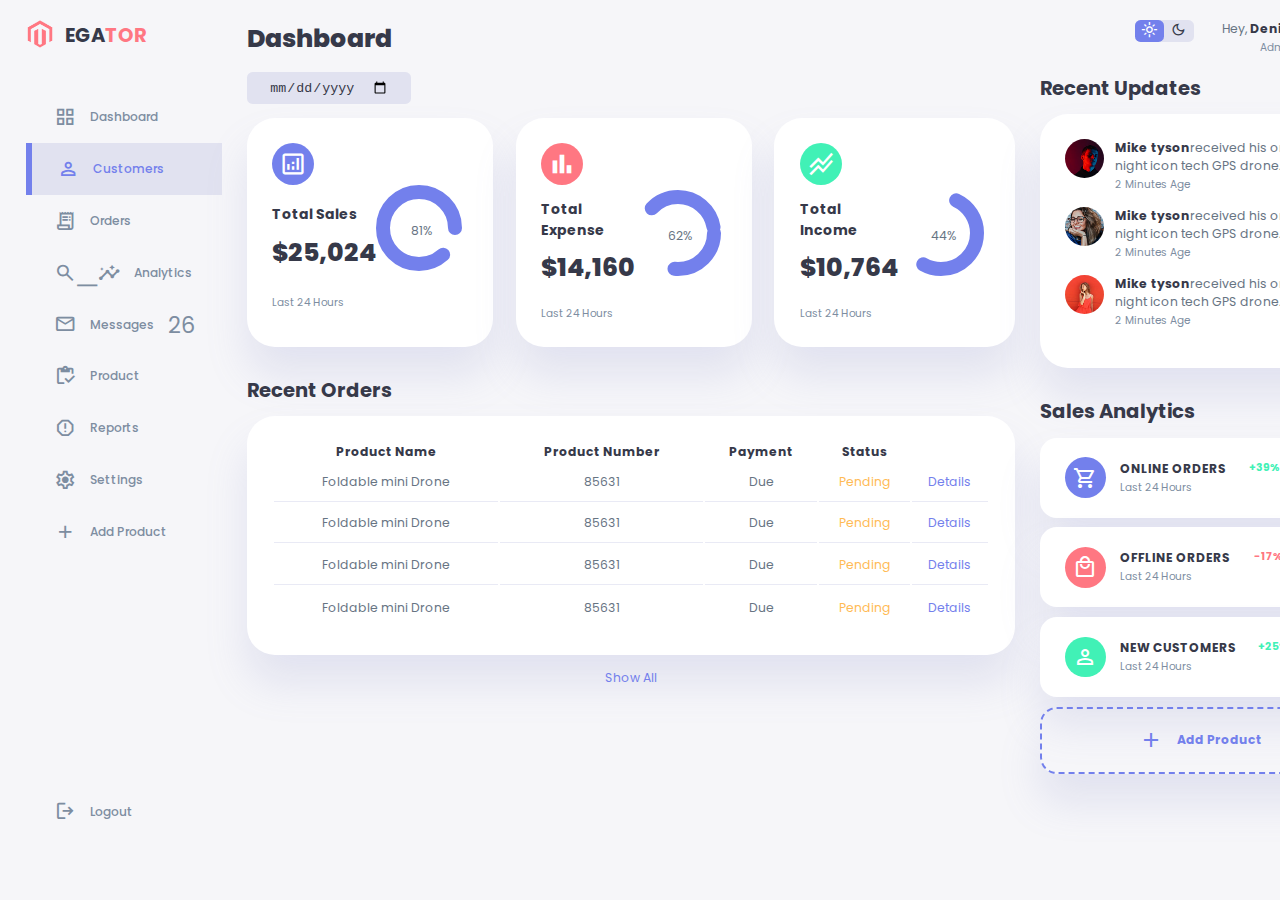
<file: Web Engg Assignment/DashBoard/index.html>
<!DOCTYPE html>
<html lang="en">
<head>
    <meta charset="UTF-8">
    <meta name="viewport" content="width=device-width, initial-scale=1.0">
    <link rel="stylesheet" href="https://fonts.googleapis.com/css2?family=Material+Symbols+Outlined:opsz,wght,FILL,GRAD@24,400,0,0" />

    <link rel="stylesheet" href="style.css">
    <title>Dashboard</title>
</head>
<body>
    <div class="container">
      <aside >
        <div class="top">
          <div class="logo">
            <img src="./images/logo.png" alt="">
            <h2>EGA<span class="danger">TOR</span></h2>
          </div>
          <div class="close" id="close_btn">
            <span class="material-symbols-outlined">close</span>
          </div>
        </div>
        <div class="sidebar">
          <a href="#"><span class="material-symbols-outlined">
            grid_view
            </span>
            <h3>Dashboard</h3>
          </a>

          <a href="#" class="active"><span class="material-symbols-outlined">
            person
            </span>
            <h3>Customers</h3>
          </a>

          <a href="#"><span class="material-symbols-outlined">
            receipt_long
            </span>
            <h3>Orders</h3>
          </a>

          <a href="#"><span class="material-symbols-outlined">
            search_insights
            </span>
            <h3>Analytics</h3>
          </a>

          <a href="#"><span class="material-symbols-outlined">
            mail
            </span>
            <h3>Messages</h3>
            <span class="Messages-count">26</span>
          </a>

          <a>
          <span class="material-symbols-outlined">
            inventory
            </span>
            <h3>Product</h3>
          </a>

          <a href="#"><span class="material-symbols-outlined">
            report
            </span>
            <h3>Reports</h3>
          </a>

          <a href="#"><span class="material-symbols-outlined">
            settings
            </span>
            <h3>Settings</h3>
          </a>

          <a href="#"><span class="material-symbols-outlined">
            add
            </span>
            <h3>Add Product</h3>
          </a>

          <a href="#"><span class="material-symbols-outlined">
            logout
            </span>
            <h3>Logout</h3>
          </a>
        </div>
      </aside>

      <!---end of aside-->

      <main>
        <h1>Dashboard</h1>

        <div class="date">
          <input type="date">
        </div>

        <div class="insights">
          <div class="sales">
            <span class="material-symbols-outlined">analytics</span>
            <div class="middle">
              <div class="left">
                <h3>Total Sales</h3>
                <h1>$25,024</h1>
              </div>
              <div class="progress">
                <svg>
                  <circle cx="38" cy="38" r="36"></circle>
                </svg>
                <div class="number">
                  <p>81%</p>
                </div>
              </div>
            </div>
            <small class="text-muted">Last 24 Hours</small>
          </div>
          <!--------end of sales------->

          <div class="expenses">
            <span class="material-symbols-outlined">bar_chart</span>
            <div class="middle">
              <div class="left">
                <h3>Total Expense</h3>
                <h1>$14,160</h1>
              </div>
              <div class="progress">
                <svg>
                  <circle cx="38" cy="38" r="36"></circle>
                </svg>
                <div class="number">
                  <p>62%</p>
                </div>
              </div>
            </div>
            <small class="text-muted">Last 24 Hours</small>
          </div>
          <!--------end of expense------->

          <div class="income">
            <span class="material-symbols-outlined">stacked_line_chart</span>
            <div class="middle">
              <div class="left">
                <h3>Total Income</h3>
                <h1>$10,764</h1>
              </div>
              <div class="progress">
                <svg>
                  <circle cx="38" cy="38" r="36"></circle>
                </svg>
                <div class="number">
                  <p>44%</p>
                </div>
              </div>
            </div>
            <small class="text-muted">Last 24 Hours</small>
          </div>
          <!--------end of income------->
        </div>
        <!--------end of insights------->


        <div class="recent-orders">
          <h2>Recent Orders</h2>
          <table>
            <thead>
              <tr>
                <th>Product Name</th>
                <th>Product Number</th>
                <th>Payment</th>
                <th>Status</th>
                <th></th>
              </tr>
              
            </thead>
            <tbody>
              <tr>
                <td>Foldable mini Drone</td>
                <td>85631</td>
                <td>Due</td>
                <td class="warning">Pending</td>
                <td class="primary">Details</td>
              </tr>

              <tr>
                <td>Foldable mini Drone</td>
                <td>85631</td>
                <td>Due</td>
                <td class="warning">Pending</td>
                <td class="primary">Details</td>
              </tr>

              <tr>
                <td>Foldable mini Drone</td>
                <td>85631</td>
                <td>Due</td>
                <td class="warning">Pending</td>
                <td class="primary">Details</td>
              </tr>

              <tr></tr>
                <td>Foldable mini Drone</td>
                <td>85631</td>
                <td>Due</td>
                <td class="warning">Pending</td>
                <td class="primary">Details</td>
              </tr>
              
            </tbody>
          </table>
          <a href="#">Show All</a>
        </div>
      </main>

      <!-----end of main------>


      <div class="right">
        <div class="top">
          <button id="menu-btn">
            <span class="material-symbols-outlined">menu</span>
          </button>
          <div class="theme-toggler">
            <span class="material-symbols-outlined active">light_mode</span>
            <span 
            class="material-symbols-outlined">dark_mode</span>
          </div>
          <div class="profile">
            <div class="info">
              <p>Hey, <b>Deniel</b></p>
              <small class="text-muted">Admin</small>
            </div>
            <div class="profile-photo">
              <img src="./images/profile-1.jpg" >
            </div>
          </div>
        </div>
        <!-----end of top-->

        <div class="recent-updates">
          <h2>Recent Updates</h2>
          <div class="updates">
            <div class="update">
              <div class="profile-photo">
                <img src="./images/profile-2.jpg" >
              </div>
              <div class="Message">
                <p><b>Mike tyson</b>received his order of night icon tech GPS drone.</p>
                <small class="text-muted">2 Minutes Age</small>
              </div>
            </div>

            <div class="update">
              <div class="profile-photo">
                <img src="./images/profile-3.jpg" >
              </div>
              <div class="Message">
                <p><b>Mike tyson</b>received his order of night icon tech GPS drone.</p>
                <small class="text-muted">2 Minutes Age</small>
              </div>
            </div>

            <div class="update">
              <div class="profile-photo">
                <img src="./images/profile-4.jpg" >
              </div>
              <div class="Message">
                <p><b>Mike tyson</b>received his order of night icon tech GPS drone.</p>
                <small class="text-muted">2 Minutes Age</small>
              </div>
            </div>
          </div>
        </div>

        <!---------End of recent updates-------->

        <div class="sales-analytics">
          <h2>Sales Analytics</h2>
          <div class="item online">
            <div class="icon">
              <span class="material-symbols-outlined"> shopping_cart</span>
            </div>
            <div class="right">
              <div class="info">
                <h3>ONLINE ORDERS</h3>
                <small class="text-muted">Last 24 Hours</small>
              </div>
              <h5 class="success">+39%</h5>
              <h3>3849</h3>
            </div>
          </div>

          <div class="item offline">
            <div class="icon">
              <span class="material-symbols-outlined"> local_mall</span>
            </div>
            <div class="right">
              <div class="info">
                <h3>OFFLINE ORDERS</h3>
                <small class="text-muted">Last 24 Hours</small>
              </div>
              <h5 class="danger">-17%</h5>
              <h3>1100</h3>
            </div>
          </div>

          <div class="item customers">
            <div class="icon">
              <span class="material-symbols-outlined"> person</span>
            </div>
            <div class="right">
              <div class="info">
                <h3>NEW CUSTOMERS</h3>
                <small class="text-muted">Last 24 Hours</small>
              </div>
              <h5 class="success">+25%</h5>
              <h3>842</h3>
            </div>
          </div>
          <div class="item add-product">
            <span class="material-symbols-outlined"> add</span>
            <h3>Add Product</h3>
          </div>
        </div>
      </div>
    </div>

    <script src="./index.js"></script>
    <script src="./orders.js"></script>
</body>
</html>
</file>
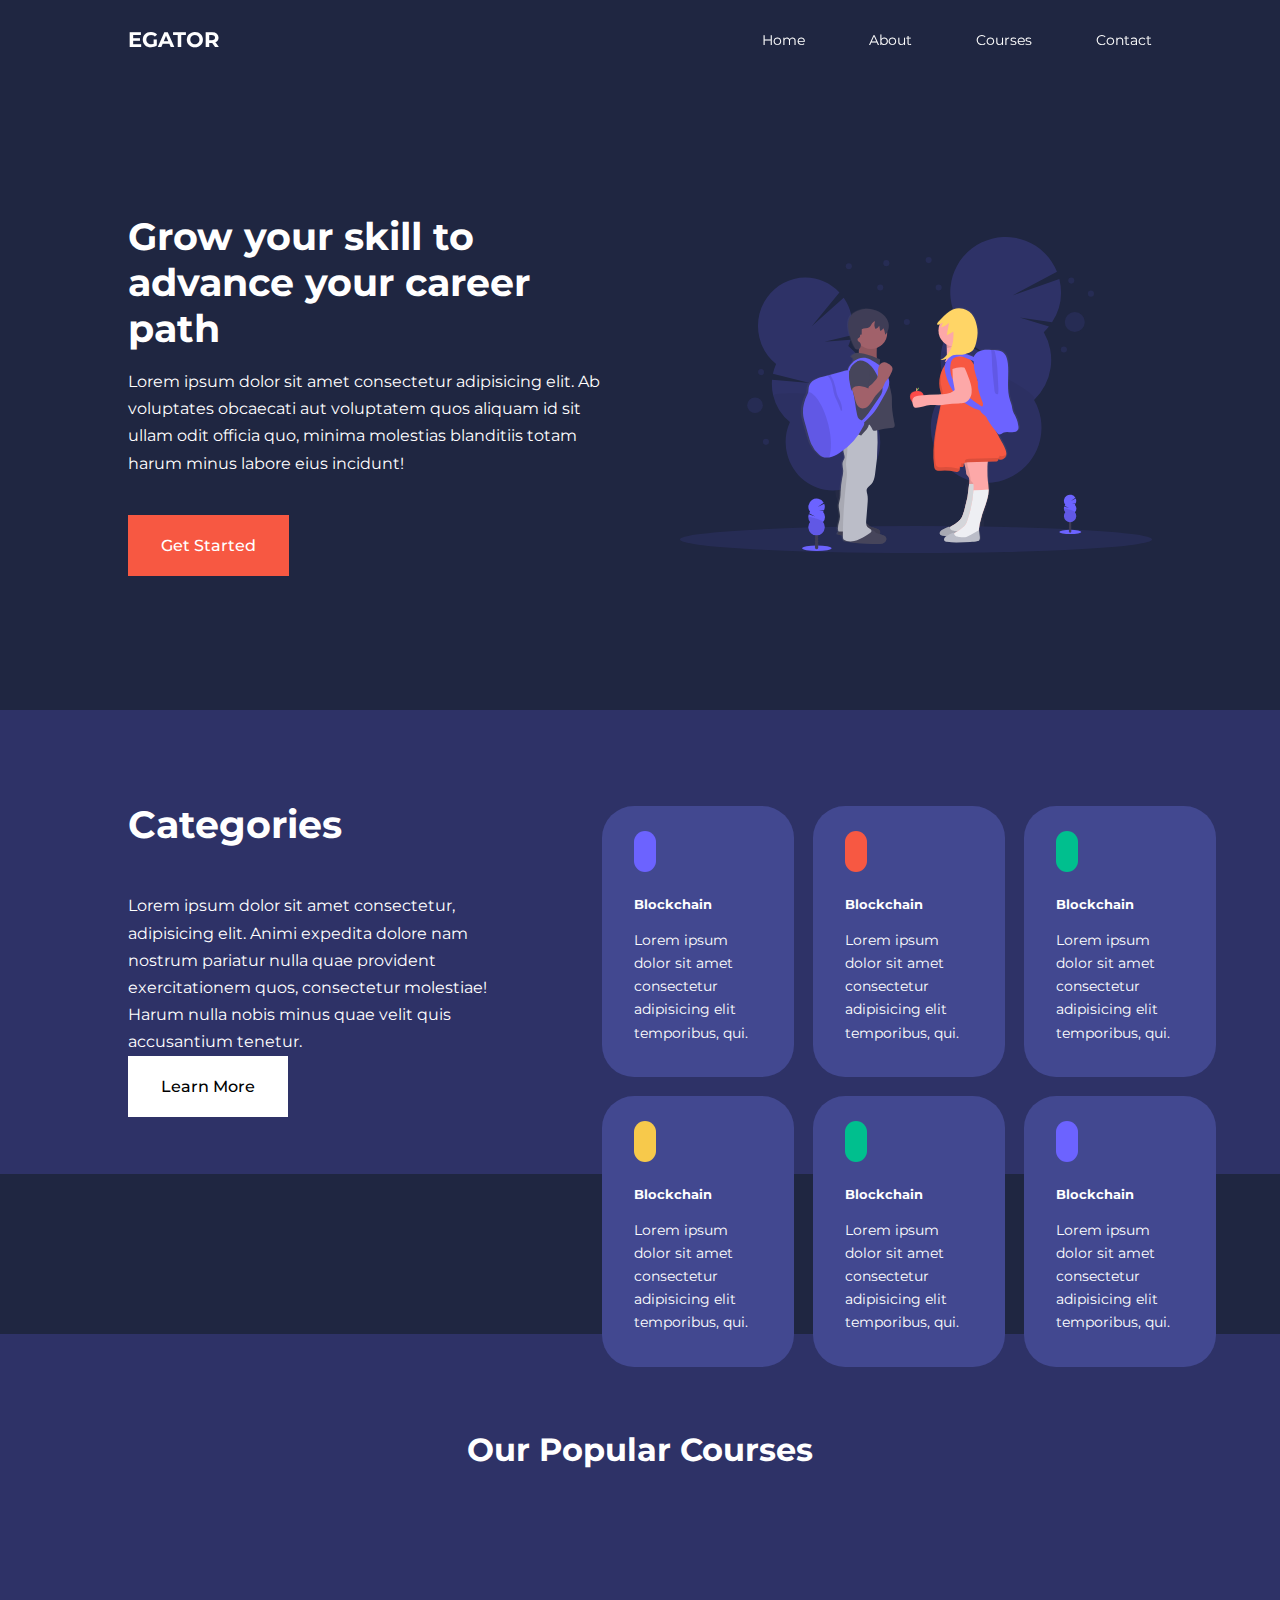
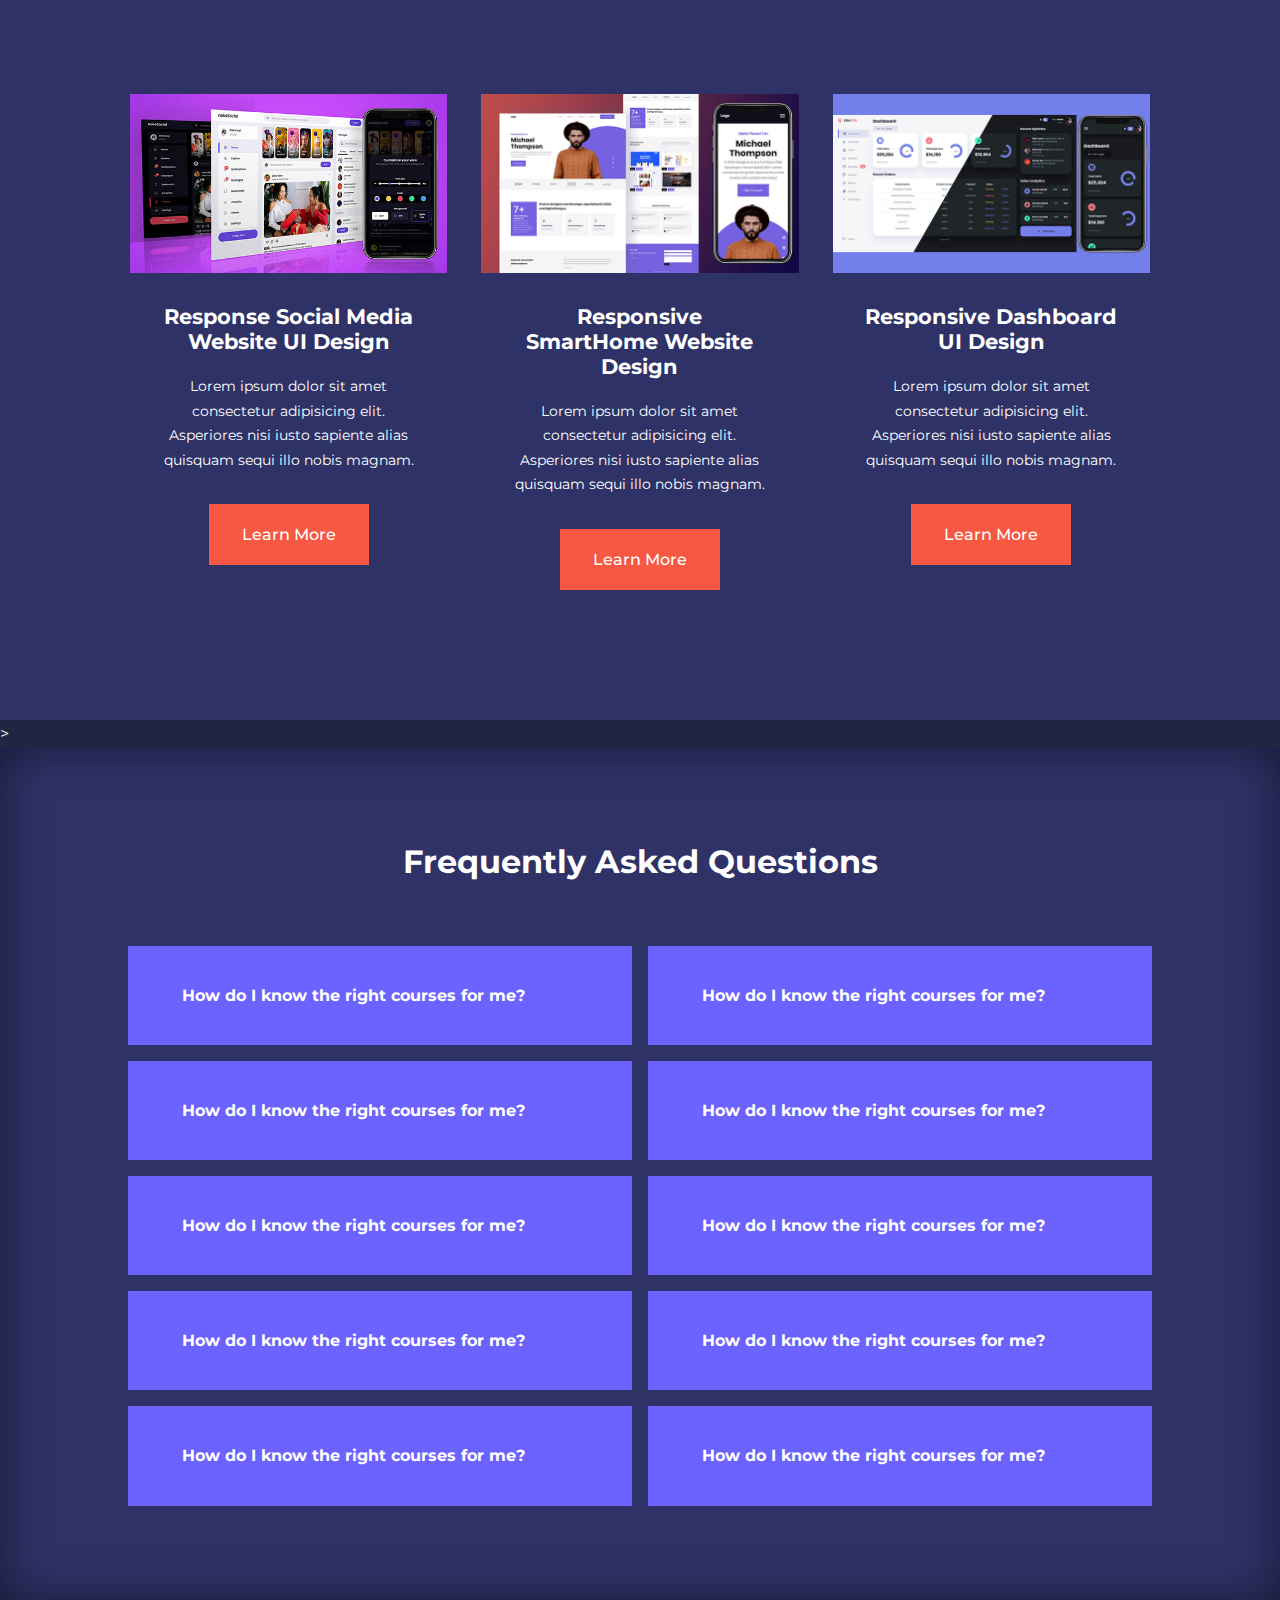
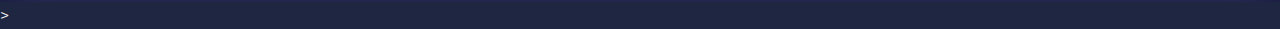
<file: Web Engg Assignment/Education Website/index.html>
<!DOCTYPE html>
<html lang="en">
<head>
    <meta charset="UTF-8">
    <meta name="viewport" content="width=device-width, initial-scale=1.0">
    <title>Educational Website</title>
    <link rel="stylesheet" href="https://unicons.iconscout.com/release/v4.0.8/css/line.css">
    <link rel="preconnect" href="https://fonts.googleapis.com">
<link rel="preconnect" href="https://fonts.gstatic.com" crossorigin>
<link href="https://fonts.googleapis.com/css2?family=Montserrat:ital,wght@0,100..900;1,100..900&display=swap" rel="stylesheet">

    <link rel="stylesheet" href="./CSS/style.css">

</head>
<body>
    <nav>
        <div class="container container__nav">
            <a href="index.html"><h4>EGATOR</h4></a>

            <ul class="nav__manu">
                <li><a href="">Home</a></li>
                <li><a href="">About</a></li>
                <li><a href="">Courses</a></li>
                <li><a href="">Contact</a></li>
            </ul>
            <button class="open__menu__button"><i class="uil uil-bars"></i></button>
            <button class="close__menu__button"><i class="uil uil-multiply"></i></button>
        </div>
    </nav>

    <header>
        <div class="container header__container">
            <div class="header__left">
                <h1>Grow your skill to advance your career path</h1>
                <p>Lorem ipsum dolor sit amet consectetur adipisicing elit. Ab voluptates obcaecati aut voluptatem quos aliquam id sit ullam odit officia quo, minima molestias blanditiis totam harum minus labore eius incidunt!</p>
                <a href="courses.html" class="btn btn-primary">Get Started</a>
            </div>

            <div class="header__right">
                <div class="header__right-image">
                    <img src="./image/header.svg" alt="">
                </div>
            </div>
        </div>
    </header>

    <!--Header end-->

    <section class="categories">
        <div class="container categories__container">
            <div class="categories__left">
                <h1>Categories</h1>
                <p>
                    Lorem ipsum dolor sit amet consectetur, adipisicing elit. Animi expedita dolore nam nostrum pariatur nulla quae provident exercitationem quos, consectetur molestiae! Harum nulla nobis minus quae velit quis accusantium tenetur.
                </p>
                <a href="#" class="btn">Learn More</a>
            </div>

            <div class="categories__right">
                <article class="category">
                    <span class="category__icon"><i class="uil uil-bitcoin-circle"></i></span>
                    <h5>Blockchain</h5>
                    <p>Lorem ipsum dolor sit amet consectetur adipisicing elit temporibus, qui.</p>
                </article>

                <article class="category">
                    <span class="category__icon"><i class="uil uil-bitcoin-circle"></i></span>
                    <h5>Blockchain</h5>
                    <p>Lorem ipsum dolor sit amet consectetur adipisicing elit temporibus, qui.</p>
                </article>

                <article class="category">
                    <span class="category__icon"><i class="uil uil-bitcoin-circle"></i></span>
                    <h5>Blockchain</h5>
                    <p>Lorem ipsum dolor sit amet consectetur adipisicing elit temporibus, qui.</p>
                </article>

                <article class="category">
                    <span class="category__icon"><i class="uil uil-bitcoin-circle"></i></span>
                    <h5>Blockchain</h5>
                    <p>Lorem ipsum dolor sit amet consectetur adipisicing elit temporibus, qui.</p>
                </article>

                <article class="category">
                    <span class="category__icon"><i class="uil uil-bitcoin-circle"></i></span>
                    <h5>Blockchain</h5>
                    <p>Lorem ipsum dolor sit amet consectetur adipisicing elit temporibus, qui.</p>
                </article>

                <article class="category">
                    <span class="category__icon"><i class="uil uil-bitcoin-circle"></i></span>
                    <h5>Blockchain</h5>
                    <p>Lorem ipsum dolor sit amet consectetur adipisicing elit temporibus, qui.</p>
                </article>

            </div>
        </div>
    </section>

    <!--end catagory-->

    <section class="courses">
        <h2>Our Popular Courses</h2>
        <div class="container courses__container">
            <article class="courses">
                <div class="courses__image">
                    <img src="./image/course1.jpg" alt="">
                </div>
                <div class="course__info">
                    <h4>Response Social Media Website UI Design</h4>
                <p>Lorem ipsum dolor sit amet consectetur adipisicing elit. Asperiores nisi iusto sapiente alias quisquam sequi illo nobis magnam.</p>
                <a href="courses.html" class="btn btn-primary">Learn More</a>
                </div>
            </article>

            <article class="courses">
                <div class="courses__image">
                    <img src="./image/course2.jpg" alt="">
                </div>
                <div class="course__info">
                    <h4>Responsive SmartHome Website Design</h4>
                     <p>Lorem ipsum dolor sit amet consectetur adipisicing elit. Asperiores nisi iusto sapiente alias quisquam sequi illo nobis magnam.</p>
                     <a href="courses.html" class="btn btn-primary">Learn More</a>
                </div>
            </article>

            <article class="courses">
                <div class="courses__image">
                    <img src="./image/course3.jpg" alt="">
                </div>
               <div class="course__info">
                <h4>Responsive Dashboard UI Design</h4>
                <p>Lorem ipsum dolor sit amet consectetur adipisicing elit. Asperiores nisi iusto sapiente alias quisquam sequi illo nobis magnam.</p>
                <a href="courses.html" class="btn btn-primary">Learn More</a>
               </div>
            </article>
        </div>
    </section>

    <!--end of courses-->>


    <section class="faqs">
        <h2>Frequently Asked Questions</h2>
        <div class="container faqs__container">
            <article class="faq ">
                <div class="faq__icon"><i class="uil uil-plus"></i></div>
                <div class="question__answer">
                <h4>How do I know the right courses for me?</h4>
                <p>Lorem ipsum dolor sit amet, consectetur adipisicing elit. Eos quia suscipit molestiae delectus minima, voluptate, sequi in dolor eligendi consequatur, cum similique officia. Quos amet cupiditate doloribus temporibus cumque repellat?</p>
            </div>
            </article>

            <article class="faq">
                <div class="faq__icon"><i class="uil uil-plus"></i></div>
                <div class="question__answer">
                <h4>How do I know the right courses for me?</h4>
                <p>Lorem ipsum dolor sit amet, consectetur adipisicing elit. Eos quia suscipit molestiae delectus minima, voluptate, sequi in dolor eligendi consequatur, cum similique officia. Quos amet cupiditate doloribus temporibus cumque repellat?</p>
            </div>
            </article>

            <article class="faq">
                <div class="faq__icon"><i class="uil uil-plus"></i></div>
                <div class="question__answer">
                <h4>How do I know the right courses for me?</h4>
                <p>Lorem ipsum dolor sit amet, consectetur adipisicing elit. Eos quia suscipit molestiae delectus minima, voluptate, sequi in dolor eligendi consequatur, cum similique officia. Quos amet cupiditate doloribus temporibus cumque repellat?</p>
            </div>
            </article>

            <article class="faq">
                <div class="faq__icon"><i class="uil uil-plus"></i></div>
                <div class="question__answer">
                <h4>How do I know the right courses for me?</h4>
                <p>Lorem ipsum dolor sit amet, consectetur adipisicing elit. Eos quia suscipit molestiae delectus minima, voluptate, sequi in dolor eligendi consequatur, cum similique officia. Quos amet cupiditate doloribus temporibus cumque repellat?</p>
            </div>
            </article>

            <article class="faq">
                <div class="faq__icon"><i class="uil uil-plus"></i></div>
                <div class="question__answer">
                <h4>How do I know the right courses for me?</h4>
                <p>Lorem ipsum dolor sit amet, consectetur adipisicing elit. Eos quia suscipit molestiae delectus minima, voluptate, sequi in dolor eligendi consequatur, cum similique officia. Quos amet cupiditate doloribus temporibus cumque repellat?</p>
            </div>
            </article>

            <article class="faq">
                <div class="faq__icon"><i class="uil uil-plus"></i></div>
                <div class="question__answer">
                <h4>How do I know the right courses for me?</h4>
                <p>Lorem ipsum dolor sit amet, consectetur adipisicing elit. Eos quia suscipit molestiae delectus minima, voluptate, sequi in dolor eligendi consequatur, cum similique officia. Quos amet cupiditate doloribus temporibus cumque repellat?</p>
            </div>
            </article>

            <article class="faq">
                <div class="faq__icon"><i class="uil uil-plus"></i></div>
                <div class="question__answer">
                <h4>How do I know the right courses for me?</h4>
                <p>Lorem ipsum dolor sit amet, consectetur adipisicing elit. Eos quia suscipit molestiae delectus minima, voluptate, sequi in dolor eligendi consequatur, cum similique officia. Quos amet cupiditate doloribus temporibus cumque repellat?</p>
            </div>
            </article>

            <article class="faq">
                <div class="faq__icon"><i class="uil uil-plus"></i></div>
                <div class="question__answer">
                <h4>How do I know the right courses for me?</h4>
                <p>Lorem ipsum dolor sit amet, consectetur adipisicing elit. Eos quia suscipit molestiae delectus minima, voluptate, sequi in dolor eligendi consequatur, cum similique officia. Quos amet cupiditate doloribus temporibus cumque repellat?</p>
            </div>
            </article>

            <article class="faq">
                <div class="faq__icon"><i class="uil uil-plus"></i></div>
                <div class="question__answer">
                <h4>How do I know the right courses for me?</h4>
                <p>Lorem ipsum dolor sit amet, consectetur adipisicing elit. Eos quia suscipit molestiae delectus minima, voluptate, sequi in dolor eligendi consequatur, cum similique officia. Quos amet cupiditate doloribus temporibus cumque repellat?</p>
            </div>
            </article>

            <article class="faq">
                <div class="faq__icon"><i class="uil uil-plus"></i></div>
                <div class="question__answer">
                <h4>How do I know the right courses for me?</h4>
                <p>Lorem ipsum dolor sit amet, consectetur adipisicing elit. Eos quia suscipit molestiae delectus minima, voluptate, sequi in dolor eligendi consequatur, cum similique officia. Quos amet cupiditate doloribus temporibus cumque repellat?</p>
            </div>
            </article>
        </div>
    </section>

    <!--end of FAQs-->>


    <script src="./main.js"></script>


</body>
</html>
</file>
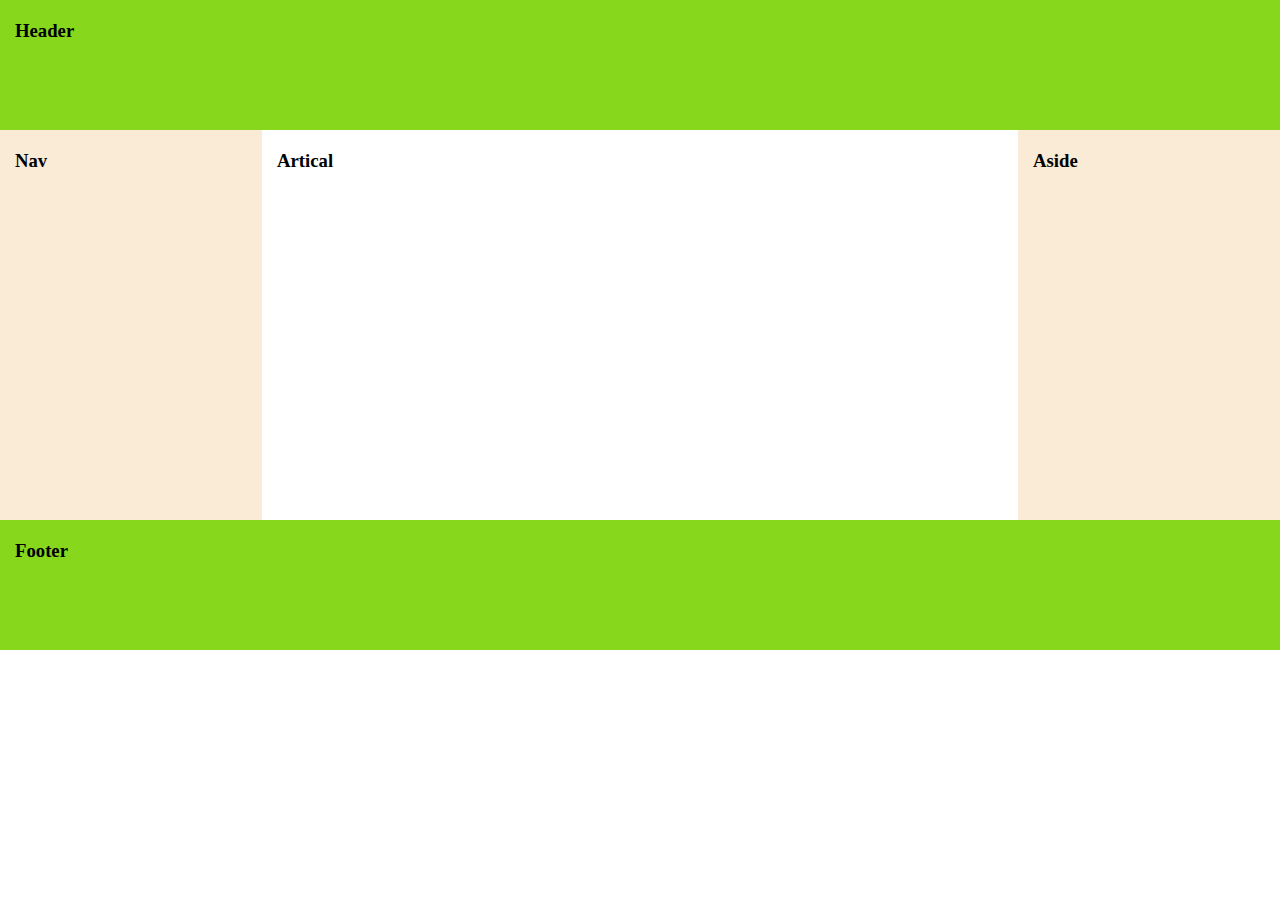
<file: Web Engg Final Lab/Web Engg Lab Final Task 1/index.html>
<!DOCTYPE html>
<html lang="en">
<head>
    <meta charset="UTF-8">
    <meta name="viewport" content="width=device-width, initial-scale=1.0">
    <title>First Work</title>
    <link rel="stylesheet" href="style.css">
</head>
<body>
   <header>
    <h3>Header</h3>
   </header>

   <main>
    <nav class="nav all">
        <h3>Nav</h3>
    </nav>
    <article class="artical all">
        <h3>Artical</h3>
    </article>
    <aside class="aside all">
        <h3>Aside</h3>
    </aside>
   </main>
   <footer>
    <h3>Footer</h3>
   </footer> 
</body>
</html>
</file>
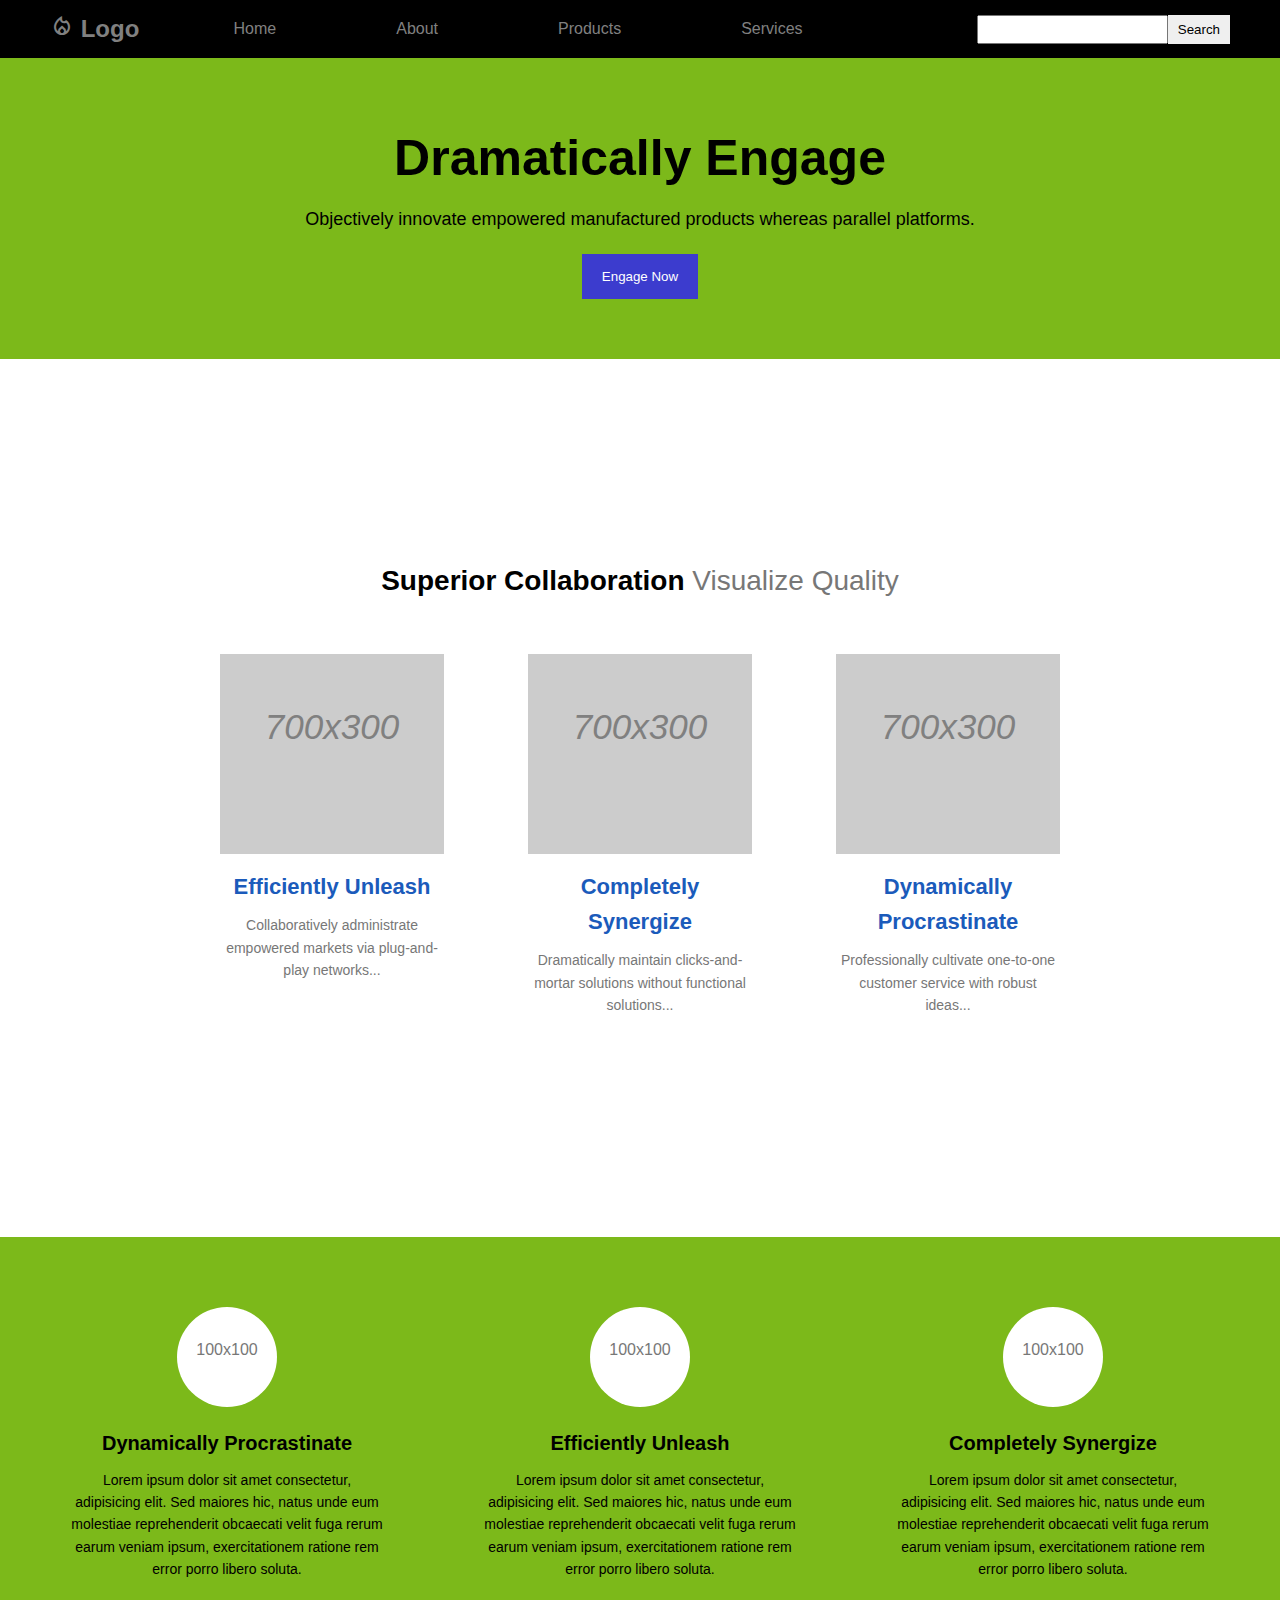
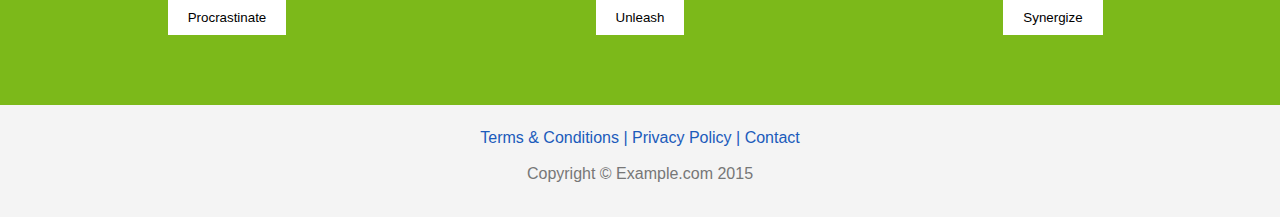
<file: Web Engg Final Lab/Web Engg Lab Final Task 2/index.html>
<!DOCTYPE html>
<html lang="en">
<head>
    <meta charset="UTF-8">
    <meta name="viewport" content="width=device-width, initial-scale=1.0">
    <title>Web Engg Lab Final 2</title>

    <link rel="stylesheet" href="https://fonts.googleapis.com/css2?family=Material+Symbols+Outlined:opsz,wght,FILL,GRAD@20..48,100..700,0..1,-50..200" />
    <link rel="stylesheet" href="style.css">
</head>
<body>
    <header>
        <nav>
            <div class="logo">
                <span class="material-symbols-outlined">
                    local_fire_department
                    </span>
            Logo</div>
            <ul class="nav-menu">
                <li><a href="#">Home</a></li>
                <li><a href="#">About</a></li>
                <li><a href="#">Products</a></li>
                <li><a href="#">Services</a></li>
            </ul>
            <div class="search-bar">
                <input type="text" >
                <button>Search</button>
            </div>
        </nav>

        <div class="content">
            <h1>Dramatically Engage</h1>
            <p>Objectively innovate empowered manufactured products whereas parallel platforms.</p>
            <button class="cta-btn">Engage Now</button>
        </div>
    </header>

    
    <section class="collaboration">
        <h2>Superior Collaboration <span class="sub-heading">Visualize Quality</span></h2>
        <div class="features">
            <div class="feature">
                <div class="img-placeholder">700x300</div>
                <h3>Efficiently Unleash</h3>
                <p>Collaboratively administrate empowered markets via plug-and-play networks...</p>
            </div>
            <div class="feature">
                <div class="img-placeholder">700x300</div>
                <h3>Completely Synergize</h3>
                <p>Dramatically maintain clicks-and-mortar solutions without functional solutions...</p>
            </div>
            <div class="feature">
                <div class="img-placeholder">700x300</div>
                <h3>Dynamically Procrastinate</h3>
                <p>Professionally cultivate one-to-one customer service with robust ideas...</p>
            </div>
        </div>
    </section>

    
    <section class="cards">
        <div class="card">
            <div class="small-img-placeholder">100x100</div>
            <h3>Dynamically Procrastinate</h3>
            <p>Lorem ipsum dolor sit amet consectetur, adipisicing elit. Sed maiores hic, natus unde eum molestiae reprehenderit obcaecati velit fuga rerum earum veniam ipsum, exercitationem ratione rem error porro libero soluta.</p>
            <button>Procrastinate</button>
        </div>
        <div class="card">
            <div class="small-img-placeholder">100x100</div>
            <h3>Efficiently Unleash</h3>
            <p>Lorem ipsum dolor sit amet consectetur, adipisicing elit. Sed maiores hic, natus unde eum molestiae reprehenderit obcaecati velit fuga rerum earum veniam ipsum, exercitationem ratione rem error porro libero soluta.</p>
            <button>Unleash</button>
        </div>
        <div class="card">
            <div class="small-img-placeholder">100x100</div>
            <h3>Completely Synergize</h3>
            <p>Lorem ipsum dolor sit amet consectetur, adipisicing elit. Sed maiores hic, natus unde eum molestiae reprehenderit obcaecati velit fuga rerum earum veniam ipsum, exercitationem ratione rem error porro libero soluta.</p>
            <button>Synergize</button>
        </div>
    </section>

    <footer>
        <p class="p-blue">Terms & Conditions | Privacy Policy | Contact</p>
        <p>Copyright © Example.com 2015</p>
    </footer>
</body>
</html>
</file>
<file: Web Engg Assignment/DashBoard/style.css>
@import url('https://fonts.googleapis.com/css2?family=Poppins:ital,wght@0,100;0,200;0,300;0,400;0,500;0,600;0,700;0,800;0,900;1,100;1,200;1,300;1,400;1,500;1,600;1,700;1,800;1,900&display=swap');


:root {
    --color-primary: #7380ec;
    --color-danger: #ff7782;
    --color-success: #41f1b6;
    --color-warning: #ffbb55;
    --color-white: #fff;
    --color-info-dark: #7d8da1;
    --color-info-light: #dceleb;
    --color-dark: #363949;
    --color-light: rgba(132, 139, 200, 0.18);
    --color-primary-variant: #111e88;
    --color-dark-variant: #677483;
    --color-background:#f6f6f9;

    --card-border-radius: 2rem;
    --border-radius-1: 0.4rem;
    --border-radius-2: 0.8rem;
    --border-radius-3: 1.2rem;

    --card-padding: 1.8rem;
    --padding-1: 1.2rem;

    --box-shadow: 0 2rem 3rem var(--color-light);
}

/*DARK THEME VARAIBLES*/

.dark-theme-variables {
    --color-background: #181ale;   
   --color-white: #202528;  
    --color-dark: #edeffd;   
    --color-dark-variant: #a3bdcc;   
    --color-light:  rgba(0, 0, 0, 0.4);  
    --box-shadow: 0 2rem 3rem var(--color-light);

}
* {
    padding: 0;
    margin: 0;
    outline: 0;
    appearance: none;
    border: 0;
    text-decoration: none;
    list-style: none;
    box-sizing: border-box;
}

html {
    font-size: 14px;
}

body {
    width: 100vw;
    height: 100vh;
    font-family: poppins, sans-serif;
    font-size: 0.88rem;
    background: var(--color-background);
    user-select: none;
    overflow-x: hidden;
    color: var(--color-dark);
}

.container{
    display: grid;
    width: 96%;
    margin: 0 auto;
    gap: 1.8rem;
    grid-template-columns: 14rem auto 23rem;
}

a {
    color: var(--color-dark);
}
img {
    display: block;
    width: 100%;
}

h1 {
    font-weight: 800;
    font-size: 1.8rem;
}
h2{
    font-size: 1.4rem;
}
h3{
    font-size: 0.87rem;
}
h4 {
    font-size: 0.8rem;
}
h5{
    font-size: 0.77rem;
}
small {
    font-size: 0.75rem;
}
.profile-photo {
    width: 2.8rem;
    height: 2.8rem;
    border-radius: 50%;
    overflow: hidden;
}
.text-muted {
    color: var(--color-info-dark);
}
p {
    color: var(--color-dark-variant);
}
b{
    color: var(--color-dark);
}
.primary{
    color: var(--color-primary);
}
.danger{
    color: var(--color-danger);
}
.success {
    color: var(--color-success);
}
.warning{
    color: var(--color-warning);
}

aside {
    height: 100vh;
}

aside .top {
    display: flex;
    align-items: center;
    justify-content: space-between;
    margin-top: 1.4rem;
}
aside .logo{
    display: flex;
    gap: 0.8rem;
}
aside .logo img {
    width: 2rem;
    height: 2rem;
}
aside .close{
    display: none;
}

/*========Sidebar========*/
aside .sidebar {
    display: flex;
    flex-direction: column;
    height: 86vh;
    position: relative;
    top: 3rem;
}

aside h3{
    font-weight: 500;
}

aside .sidebar a{
    display: flex;
    color: var(--color-info-dark);
    margin-left: 2rem;
    gap: 1rem;
    position: relative;
    align-items: center;
    height: 3.7rem;
    transition: all 300ms ease;
}

aside .sidebar a span{
    font-size: 1.6rem;
    transition: all 300ms ease;
}

aside .sidebar a:last-child{
    position: absolute;
    bottom: 2rem;
    width: 100%;
}

aside .sidebar a.active{
    background: var(--color-light);
    color: var(--color-primary);
    margin-left: 0;
}

aside .sidebar a.active::before{
    content: "";
    width: 6px;
    height: 100%;
    background: var(--color-primary);
}

aside .sidebar a.active span{
    color: var(--color-primary);
    margin-left: calc(1rem - 3px);
}

aside .sidebar a:hover{
    color: var(--color-primary);
}

aside .sidebar a:hover span{
    margin-left: 1rem;
}

aside .sidebar .message-count{
    background: var(--color-danger);
    color: var(--color-white);
    padding: 2px 10px;
    font-size: 11px;
    border-radius: var(--border-radius-1);
}

/*==========Main===========*/

main {
    margin-top: 1.4rem;
}

main .date {
    display: inline-block;
    background: var(--color-light);
    border-radius: var(--border-radius-1);
    margin-top: 1rem;
    padding: 0.5rem 1.6rem;
}

main .date input[type="date"] {
    background: transparent;
    color: var(--color-dark);
}
/*===*/
main .insights{
    display: grid;
    grid-template-columns: repeat(3, 1fr);
    gap: 1.6rem;
}
main .insights > div{
    background:  var(--color-white);
    padding: var(--card-padding);
    border-radius: var(--card-border-radius);
    margin-top: 1rem;
    box-shadow: var(--box-shadow);
    transition: all 300ms ease;
}
main .insights > div:hover {
    box-shadow: none;
}

main .insights > div span{
    background-color: var(--color-primary);
    padding: 0.5rem;
    border-radius: 50%;
    color: var(--color-white);
    font-size: 2rem;
}

main .insights > div.expenses span{
    background: var(--color-danger);
}

main .insights > div.income span{
    background: var(--color-success);
}
main .insights > div .middle{
    display: flex;
    align-items: center;
    justify-content: space-between;
}

main .insights h3{
    margin: 1rem 0 0.6rem;
    font-size: 1rem;
}

main .insights .progress{
    position: relative;
    width: 92px;
    height: 92px;
    border-radius: 50%;
}

main .insights svg{
    width: 7rem;
    height: 7rem;
}

main .insights svg circle {
    fill: none;
    stroke: var(--color-primary);
    stroke-width: 14;
    stroke-linecap: round;
    transform: translate(5px, 5px);
    stroke-dasharray: 110;
    stroke-dashoffset: 92;
}

main .insights .sales svg circle{
    stroke-dashoffset: -30;
    stroke-dasharray: 200;
}

main .insights .expenses svg circle{
    stroke-dashoffset: 20;
    stroke-dasharray: 80;
}
main .insights .income svg circle{
    stroke-dashoffset: 35;
    stroke-dasharray: 110;
}

main .insights .progress .number{
    position: absolute;
    top: 0;
    left: 0;
    height: 100%;
    width: 100%;
    display: flex;
    justify-content: center;
    align-items: center;
}

main .insights small {
    margin-top: 1.3rem;
    display: block;
}

/*==========recent order========*/



main .recent-orders {
    margin-top: 2rem;
}
main .recent-orders h2{
    margin-bottom: 0.8rem;
}
main .recent-orders table{
    background: var(--color-white);
    width: 100%;
    border-radius: var(--card-border-radius);
    padding: var(--card-padding);
    text-align: center;
    box-shadow: var(--box-shadow);
    transition: all 300ms ease;
}

main .recent-orders table:hover {
    box-shadow: none;
}

main table tbody td{
    height: 2.8rem;
    border-bottom: 1px solid var(--color-light);
    color: var(--color-dark-variant);
}

main table tbody tr:last-child td{
    border: none;
}

main .recent-orders a{
    text-align: center;
    display: block;
    margin: 1rem auto;
    color: var(--color-primary);
}

/*====Right=====*/

.right {
    margin-top: 1.4rem;
}

.right .top {
    display: flex;
    justify-content: end;
    gap: 2rem;
}

.right .top button {
    display: none;
}

.right .theme-toggler {
    background: var(--color-light);
    display: flex;
    justify-content: space-between;
    align-items: center;
    height: 1.6rem;
    width: 4.2rem;
    cursor: pointer;
    border-radius: var(--border-radius-1);
}

.right .theme-toggler span{
    font-size: 1.2rem;
    width: 50%;
    height: 100%;
    display: flex;
    align-items: center;
    justify-content: center;
}

.right .theme-toggler span.active {
    background: var(--color-primary);
    color: white;
    border-radius: var(--border-radius-1);
}

.right .top .profile{
    display: flex;
    gap: 2rem;
    text-align: right;
}

/*============Recent Updates==========*/

.right .recent-updates {
    margin-top: 1rem;
}
.right .recent-updates h2{
    margin-bottom: 0.8rem;
}

.right .recent-updates .updates {
    background: var(--color-white);
    padding: var(--card-padding);
    border-radius: var(--card-border-radius);
    box-shadow: var(--box-shadow);
    transition: all 300ms ease;
}

.right .recent-updates .updates:hover{
    box-shadow: none;
}

.right .recent-updates .updates .update {
    display: grid;
    grid-template-columns: 2.6rem auto;
    gap: 1rem;
    margin-bottom: 1rem;
}

/*========Sales analytics========*/

.right .sales-analytics {
    margin-top: 2rem; 
}

.right .sales-analytics h2{
    margin-bottom: 0.8rem;
}

.right .sales-analytics .item{
    background: var(--color-white);
    display: flex;
    align-items: center;
    gap: 1rem;
    margin-bottom: 0.7rem;
    padding: 1.4rem var(--card-padding);
    border-radius: var(--border-radius-3);
    box-shadow: var(--box-shadow);
    transition: all 300ms ease;
}

.right .sales-analytics .item:hover{
    box-shadow: none;
}

.right .sales-analytics .item .right {
    display: flex;
    justify-content: space-between;
    align-items: start;
    margin: 0;
    width: 100%;
}

.right .sales-analytics .item .icon{
    padding: 0.6rem;
    color: var(--color-white);
    border-radius: 50%;
    background: var(--color-primary);
    display: flex;
}

.right .sales-analytics .item.offline .icon{
    background: var(--color-danger);
}

.right .sales-analytics .item.customers .icon{
    background: var(--color-success);
}

.right .sales-analytics .add-product{
    background-color: transparent;
    border: 2px dashed var(--color-primary);
    color: var(--color-primary);
    display: flex;
    align-items: center;
    justify-content: center;
}

.right .sales-analytics .add-product div{
    display: flex;
    align-items: center;
    gap: 0.6rem;
}

.right .sales-analytics .add-product div h3{
    font-weight: 600;
}


/*=========Midia queries===========*/

@media screen and (max-width:1200px) {
    .container {
        width: 94%;
        grid-template-columns: 7rem auto 23rem;
    }

    aside .logo h2 {
        display: none;
    }
    aside .sidebar h3 {
        display: none;
    }
    aside .sidebar a{
        width: 5.6rem;
    }
    aside .sidebar a:last-child {
        position: relative;
        margin-top: 1.8rem;
    }

    main .insights{
        grid-template-columns: 1fr;
        gap: 0;
    }

    
    main .recent-orders {
        width: 94%;
        position: absolute;
        left: 50%;
        transform: translateX(-50%);
        margin: 2rem 0 0 8.8rem;
    }

    main .recent-orders table {
        width: 83vw;
    }

    main table thead tr th:last-child, 
    main table thead tr th:first-child {
        display: none;
    }
    main table tbody tr td:last-child, 
    main table tbody tr td:first-child {
        display: none;
    }
}


/*===========Media Queries=============*/
@media screen and (max-width: 768px) {
    .container {
        width: 100%;
        grid-template-columns: 1fr;
    }

    aside {
        position: fixed;
        left: -100%;
        background: var(--color-white);
        width: 18rem;
        z-index: 3;
        box-shadow: 1rem 3rem 4rem var(--color-light);
        height: 100vh;
        padding-right: var(--card-padding);
        display: none;
        animation: showMenu 400ms ease forwards;
    }

    @keyframes showMenu {
        to {
            left: 0;
        }
    }

    aside .logo {
        margin-left:  1rem;
    }

    aside .logo h2{
        display: inline;
    }

    aside .sidebar h3{
        display: inline;
    }

    aside .sidebar a{
        width: 100%;
        height: 3.4rem;
    }

    aside .sidebar a:last-child{
        position: absolute;
        bottom: 5rem;
    }

    aside .close{
        display: inline-block;
        cursor: pointer;
    }
    
    main {
        margin-top: 8rem;
        padding: 0 1rem;
    }

    main .recent-orders {
        position: relative;
        margin: 3rem 0 0 0;
        width: 100%;
    }

    main .recent-orders table{
        width: 100%;
        margin: 0;
    }

    .right {
        width: 94%;
        margin: 0 auto 4rem;
    }

    .right .top {
        position: fixed;
        top: 0;
        left: 0;
        align-items: center;
        padding: 0 0.8rem;
        height: 4.6rem;
        background: var(--color-white);
        width: 100%;
        margin: 0;
        z-index: 2;
        box-shadow: 0 1rem 1rem var(--color-light);
    }

    .right .top .theme-toggler {
        width: 4.4rem;
        position: absolute;
        left: 66%;
    }

    right profile .info {
        display: none;  
    }

    right.top button {       
        display: inline-block;
        background: transparent;       
        cursor: pointer;       
        color: var(--color-dark);        
        position: absolute;       
        left: 1rem;      
    }
        
        right.top button span {       
        font-size: 2rem;      
    }
        
    
}
</file>
<file: Web Engg Assignment/Education Website/CSS/style.css>
* {
    padding: 0;
    margin: 0;
    outline: 0;
    border: 0;
    text-decoration: none;
    list-style: none;
    box-sizing: border-box;

}

:root {

    --color-primary: #6c63ff; 
    --color-success: #00bf8e;
    --color-warning: #f7c94b;   
    --color-danger: #f75842;
    --color-danger-variant: rgba(247, 88, 66, 0.4);
    --color-white: #fff;
    --color-light:rgba(255, 255, 255, 0.7);
     --color-black: #000;
    --color-bg: #1f2641;
    --color-bg1: #2e3267;
     --color-bg2: #424890; 

     --container-width-lg: 80%;
     --container-width-md: 90%;
     --container-width-sm: 94%;

     --transition: all 400ms ease;}

body{
    font-family: "Montserrat", sans-serif;
    line-height: 1.7;
    color: var(--color-white);
    background-color: var(--color-bg);
}

.container {
    width: var(--container-width-lg);
    margin: 0 auto;
}
section{
    padding: 6rem 0 ;
}

section h2{
    text-align: center;
    margin-bottom: 4rem;
}

h1,h2,h3,h4,h5{
    line-height: 1.2;
}

h1{
    font-size: 2.4rem;
}
h2{
    font-size: 2rem;
}
h3{
    font-size: 1.6rem;
}
h4{
    font-size: 1.3rem;
}

a{
    color: var(--color-white);
}

img{
    width: 100%;
    display: block;
    object-fit: cover;
}

.btn {
    display: inline-block;
    background-color: var(--color-white);
    color: var(--color-black);
    padding: 1rem 2rem;
    border: 1px solid transparent;
    font-weight: 500;
    transition: var(--transition);
}

.btn:hover {
    background: transparent;
    color: var(--color-white);
    border-color: var(--color-white);
}

.btn-primary {
    background: var(--color-danger);
    color: var(--color-white);
}


/*=====Navber===*/

nav {
    background: transparent;
    width: 100vw;
    height: 5rem;
    position: fixed;
    top: 0;
    z-index: 11;
}

/*change naveber style on javascript*/

.window-scroll {
    background: var(--color-primary);
    box-shadow: 0 1rem 2rem rgba(0,0,0,0.2);
}

.container__nav {
    height: 100%;
    display: flex;
    justify-content: space-between;
    align-items: center;
}

nav button {
    display: none;
}

.nav__manu {
    display: flex;
    align-items: center;
    gap: 4rem;
}
.nav__manu a{
    font-size: 0.9rem;
    transition: var(--transition);
}
.nav__manu a:hover {
    color: var(--color-bg2);
}

/*end of navber*/


header {
    position: relative;
    top: 5rem;
    overflow: hidden;
    height: 70vh;
    margin-bottom: 5rem;
}

.header__container {
    display: grid;
    grid-template-columns: 1fr 1fr;
    align-items: center;
    gap: 5rem;
    height: 100%;
}

.header__left p {
    margin: 1rem 0 2.4rem;
}

/*===Categories===*/

.categories {
    background: var(--color-bg1);
    height: 29rem;
}
.categories h1 {
    line-height: 1;
    margin-bottom: 3rem;
}

.categories__container {
    display: grid;
    grid-template-columns: 40% 60%;
    gap: 4rem;
}
.Categories__left p{
    margin: 1rem 0 3rem;
}
.categories__right {
    display: grid;
    grid-template-columns: repeat(3, 1fr);
    gap: 1.2rem;
}

.category{
    background: var(--color-bg2);
    padding: 2rem;
    border-radius: 2rem;
    transition: var(--transition);
}
.category:hover {
    box-shadow: 0 3rem 3rem rgba(0,0,0,0.3);
    z-index: 1;
}

.category:nth-child(2) .category__icon {
    background: var(--color-danger);
}

.category:nth-child(3) .category__icon {
    background: var(--color-success);
}

.category:nth-child(4) .category__icon {
    background: var(--color-warning);
}

.category:nth-child(5) .category__icon {
    background: var(--color-success);
}


.category__icon {
    background: var(--color-primary);
    padding: 0.7rem;
    border-radius: 0.9rem;
}

.category h5 {
    margin: 2rem 0 1rem;
}

.category p {
    font-size: 0.85rem;
}



/*====populer courses===*/

.courses {
    margin-top: 10rem;
}

.courses__container {
    display: grid;
    grid-template-columns: repeat(3,1fr);
    gap: 2rem;
}

.courses {
    background: var(--color-bg1);
    text-align: center;
    border: 1px solid transparent;
    transition: var(--transition);
}

.courses:hover {
    background: transparent;
    border-color: var(--color-primary);
}

.course__info {
    padding: 2rem;
}

.course__info p {
    margin: 1.2rem 0 2rem;
    font-size: 0.9rem;
}


/*======FAQs======*/

.faqs {
    background: var(--color-bg1);
    box-shadow: inset 0 0 3rem rgba(0,0,0,0.5);
}

.faqs__container {
    display: grid;
    grid-template-columns: 1fr 1fr;
    gap: 1rem;
}

.faq {
    padding: 2rem;
    display: flex;
    align-items: center;
    gap: 1.4rem;
    height: fit-content;
    background: var(--color-primary);
    cursor: pointer;
}

.faq h4 {
    font-size: 1rem;
    line-height: 2.2;
}

.faq__icon {
    align-self: flex-start;
    font-size: 1.2rem;
}
.faq p{
    margin-top: 0.8rem;
    display: none;
}

.faq.open p{
    display: block;
}
</file>
<file: Web Engg Final Lab/Web Engg Lab Final Task 1/style.css>
* {
    padding: 0;
    margin: 0;
}

header {
    width: 100%;
    height: 130px;
    background-color: rgb(135, 216, 28);
}
header h3 {
    padding-left: 15px;
    padding-top: 20px;
}

main{
    background-color: white;
    display: flex;

}
.nav{
    background-color: antiquewhite;
    width: 20%;
    height: 370px;
}
.artical{
    width: 60%;
    height: 370px;
}
.aside{
    background-color: antiquewhite;
    width: 20%;
    height: 370px;
}

footer {
    width: 100%;
    height: 130px;
    background-color: rgb(135, 216, 28);   
}
footer h3{
    padding-left: 15px;
    padding-top: 20px;
}
.all {
    padding-left: 15px;
    padding-top: 20px;
}
</file>
<file: Web Engg Final Lab/Web Engg Lab Final Task 2/style.css>
* {
    margin: 0;
    padding: 0;
    box-sizing: border-box;
}
body {
    font-family: Arial, sans-serif;
    line-height: 1.6;
}
header {
    background-color: #7cb91a;
    color: white;
}
nav {
    display: flex;
    justify-content: space-between;
    align-items: center;
    padding: 10px 50px;
    background-color: black;
}
.logo {
    font-size: 24px;
    font-weight: bold;
    color: gray;
}
.nav-menu {
    display: flex;
    list-style: none;
}
.nav-menu li {
    margin-left: 20px;
}
.nav-menu a {
    color: gray;
    text-decoration: none;
    font-size: 16px;
    padding-right: 100px;
}
.search-bar {
    display: flex;
}
.search-bar input {
    padding: 5px;
}
.search-bar button {
    padding: 5px 10px;
    color: black;
    border: none;
    cursor: pointer;
}
.content {
    text-align: center;
    padding: 60px 0;
    color: black;
}
.content h1 {
    font-size: 50px;
    margin-bottom: 7px;
}
.content p {
    font-size: 18px;
    margin-bottom: 20px;
}
.cta-btn {
    padding: 15px 20px;
    background-color: rgb(60, 60, 206);
    color: white;
    border: none;
}


.collaboration {
    padding: 200px 100px;
    text-align: center;
}
.collaboration h2 {
    font-size: 28px;
}
.sub-heading {
    font-weight: normal;
    color: #777;
}
.features {
    display: flex;
    justify-content: space-between;
    gap: 1px;
    margin-left: 100px;
    margin-right: 100px;
    margin-top: 30px;
}
.feature {
    background-color: white;
    padding: 20px;
    width: 30%;
    text-align: center;
}
.img-placeholder{
    padding-top: 20%;
    font-size: 35px;
    font-style: italic;
    color: gray;
    background-color: #ccc;
    width: 100%;
    height: 200px;
    margin-bottom: 15px;
}
.feature h3 {
    margin-bottom: 10px;
    font-size: 22px;
    color: rgb(27, 91, 187);
}
.feature p {
    color: #777;
    font-size: 14px;
}


.cards {
    background-color: #7cb91a;
    padding: 50px;
    display: flex;
    justify-content: space-between;
}
.card {
    color: black;
    padding: 20px;
    width: 30%;
    text-align: center;
}
.small-img-placeholder {
    color: #777;
    background-color: white;
    width: 100px;
    height: 100px;
    margin: 0 auto 20px;
    border-radius: 50%;
    padding-top: 30px;
}
.card h3 {
    margin-bottom: 10px;
    font-size: 20px;
}
.card p {
    font-size: 14px;
    margin-bottom: 20px;
}
.card button {
    padding: 10px 20px;
    background-color: white;
    color: black;
    border: none;
    cursor: pointer;
}


footer {
    background-color: #f4f4f4;
    padding: 20px;
    text-align: center;
    color: #777;
}
.p-blue{
    color: rgb(27, 91, 187);
}
footer p {
    margin-bottom: 10px;
}
</file>
